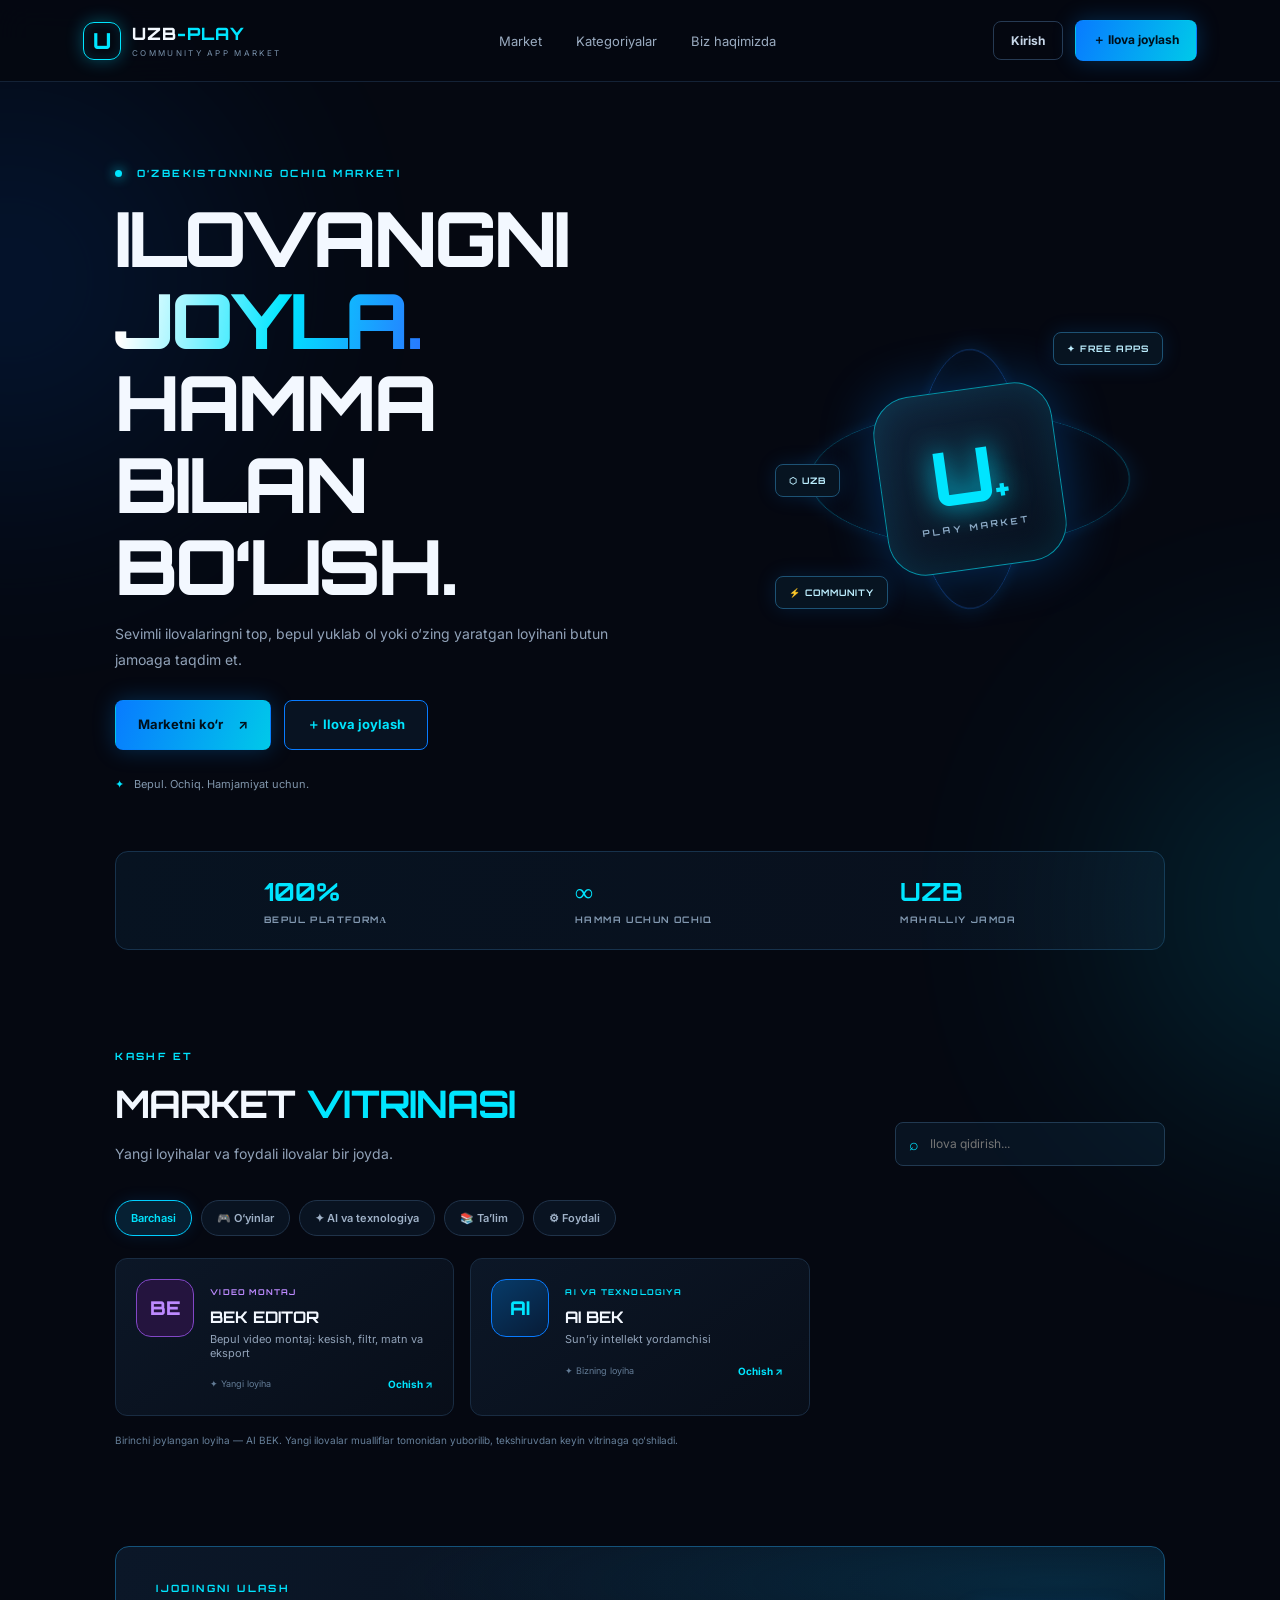
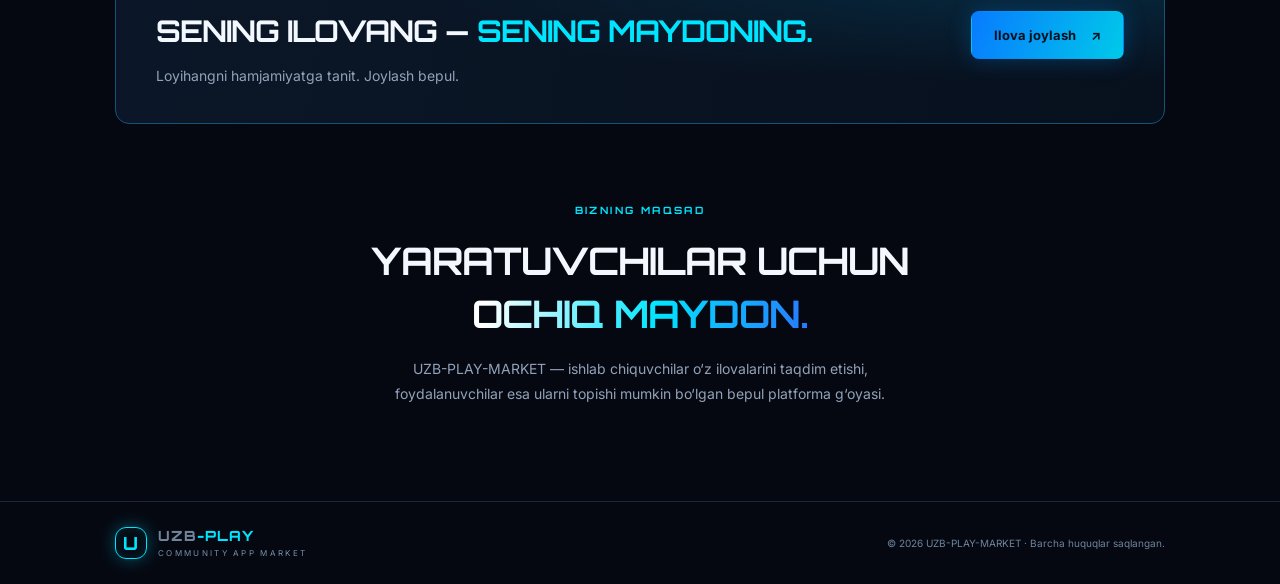
<file: index.html>
<!doctype html>
<html lang="uz">
<head>
  <meta charset="UTF-8"><meta name="viewport" content="width=device-width, initial-scale=1.0">
  <meta name="theme-color" content="#050811">
  <meta name="description" content="UZB-PLAY-MARKET — bepul ilovalar va o‘yinlar bozori.">
  <title>UZB-PLAY-MARKET — Bepul ilovalar marketi</title>
  <link rel="preconnect" href="https://fonts.googleapis.com"><link rel="preconnect" href="https://fonts.gstatic.com" crossorigin>
  <link href="https://fonts.googleapis.com/css2?family=Orbitron:wght@500;600;700;800&family=Inter:wght@400;500;600;700;800&display=swap" rel="stylesheet">
  <link rel="stylesheet" href="style.css">
</head>
<body>
  <div class="ambient ambient-one"></div><div class="ambient ambient-two"></div>
  <header class="topbar">
    <a class="brand" href="#"><span class="brand-mark">U</span><span>UZB<span class="cyan">-PLAY</span><small>COMMUNITY APP MARKET</small></span></a>
    <nav><a href="#market">Market</a><a href="#categories">Kategoriyalar</a><a href="#about">Biz haqimizda</a></nav>
    <div class="top-actions"><button class="btn btn-ghost" id="loginBtn">Kirish</button><button class="btn btn-primary" id="uploadTop">＋ Ilova joylash</button><button class="menu-btn" id="menuBtn" aria-label="Menyu">☰</button></div>
  </header>
  <main>
    <section class="hero">
      <div class="hero-copy"><div class="eyebrow"><span class="pulse"></span> O‘ZBEKISTONNING OCHIQ MARKETI</div>
        <h1>ILOVANGNI<br><span class="gradient-text">JOYLA.</span><br>HAMMA BILAN BO‘LISH.</h1>
        <p>Sevimli ilovalaringni top, bepul yuklab ol yoki o‘zing yaratgan loyihani butun jamoaga taqdim et.</p>
        <div class="hero-actions"><a class="btn btn-primary btn-large" href="#market">Marketni ko‘r <span>↗</span></a><button class="btn btn-outline btn-large" id="heroUpload">＋ Ilova joylash</button></div>
        <div class="hero-note"><span>✦</span> Bepul. Ochiq. Hamjamiyat uchun.</div>
      </div>
      <div class="hero-art"><div class="orbit orbit-a"></div><div class="orbit orbit-b"></div><div class="core"><div class="core-icon">U<span>+</span></div><div class="core-label">PLAY MARKET</div></div><div class="float-chip chip-one">✦ FREE APPS</div><div class="float-chip chip-two">⚡ COMMUNITY</div><div class="float-chip chip-three">⬡ UZB</div></div>
    </section>
    <section class="stats"><div><strong>100%</strong><span>BEPUL PLATFORMА</span></div><div><strong>∞</strong><span>HAMMA UCHUN OCHIQ</span></div><div><strong>UZB</strong><span>MAHALLIY JAMOA</span></div></section>
    <section class="market-section" id="market">
      <div class="section-heading"><div><div class="eyebrow">KASHF ET</div><h2>MARKET <span class="cyan">VITRINASI</span></h2><p>Yangi loyihalar va foydali ilovalar bir joyda.</p></div><div class="search-wrap"><span>⌕</span><input id="searchInput" type="search" placeholder="Ilova qidirish..."></div></div>
      <div class="filters" id="categories"><button class="filter active" data-category="Barchasi">Barchasi</button><button class="filter" data-category="O‘yinlar">🎮 O‘yinlar</button><button class="filter" data-category="AI va texnologiya">✦ AI va texnologiya</button><button class="filter" data-category="Ta’lim">📚 Ta’lim</button><button class="filter" data-category="Foydali">⚙ Foydali</button></div>
      <div class="app-grid" id="appGrid">
<article class="app-card" data-category="Foydali"><div class="app-icon icon-purple">BE</div><div class="app-info"><span class="tag purple-tag">VIDEO MONTAJ</span><h3>BEK EDITOR</h3><p>Bepul video montaj: kesish, filtr, matn va eksport</p><div class="card-bottom"><span>✦ Yangi loyiha</span><a class="card-open" href="editor.html">Ochish ↗</a></div></div></article>
                <article class="app-card" data-category="AI va texnologiya"><div class="app-icon icon-blue">AI</div><div class="app-info"><span class="tag">AI VA TEXNOLOGIYA</span><h3>AI BEK</h3><p>Sun’iy intellekt yordamchisi</p><div class="card-bottom"><span>✦ Bizning loyiha</span><button class="card-open" data-name="AI BEK" data-desc="AI BEK — sun’iy intellekt yordamchisi." data-link="https://ai-bek-world.onrender.com">Ochish ↗</button></div></div></article>
      </div>
      <div class="empty-state" id="emptyState" hidden>Bu qidiruv bo‘yicha ilova topilmadi.</div>
      <p class="demo-note">Birinchi joylangan loyiha — AI BEK. Yangi ilovalar mualliflar tomonidan yuborilib, tekshiruvdan keyin vitrinaga qo‘shiladi.</p>
    </section>
    <section class="upload-banner"><div><div class="eyebrow">IJODINGNI ULASH</div><h2>SENING ILOVANG — <span class="cyan">SENING MAYDONING.</span></h2><p>Loyihangni hamjamiyatga tanit. Joylash bepul.</p></div><button class="btn btn-primary btn-large" id="bannerUpload">Ilova joylash <span>↗</span></button></section>
    <section class="about" id="about"><div class="eyebrow">BIZNING MAQSAD</div><h2>YARATUVCHILAR UCHUN <span class="gradient-text">OCHIQ MAYDON.</span></h2><p>UZB-PLAY-MARKET — ishlab chiquvchilar o‘z ilovalarini taqdim etishi, foydalanuvchilar esa ularni topishi mumkin bo‘lgan bepul platforma g‘oyasi.</p></section>
  </main>
  <footer><a class="brand footer-brand" href="#"><span class="brand-mark">U</span><span>UZB<span class="cyan">-PLAY</span><small>COMMUNITY APP MARKET</small></span></a><span>© 2026 UZB-PLAY-MARKET · Barcha huquqlar saqlangan.</span></footer>
  <div class="modal-backdrop" id="uploadModal" hidden><section class="modal"><button class="modal-close" data-close aria-label="Yopish">×</button><div class="eyebrow">HAMJAMIYATGA QO‘SHIL</div><h2>ILOVA <span class="cyan">JOYLASH</span></h2><p class="modal-intro">Hozircha bu forma namuna rejimida ishlaydi. Ma’lumotlar serverga yuborilmaydi.</p><form id="uploadForm"><label>Ilova nomi<input name="appName" required maxlength="45" placeholder="Masalan: Mening ilovam"></label><label>Kategoriya<select name="category"><option>O‘yinlar</option><option>AI va texnologiya</option><option>Ta’lim</option><option>Foydali</option></select></label><label>Qisqa tavsif<textarea name="description" required maxlength="180" placeholder="Ilovangiz nima qiladi?"></textarea></label><label>Yuklab olish havolasi<input name="link" type="url" placeholder="https://..."></label><button class="btn btn-primary submit-btn" type="submit">Namuna kartasini ko‘rsatish ↗</button></form><div class="form-message" id="formMessage" role="status"></div></section></div>
  <div class="modal-backdrop" id="loginModal" hidden><section class="modal small-modal"><button class="modal-close" data-close>×</button><div class="eyebrow">XUSH KELIBSIZ</div><h2>AKKAUNTGA <span class="cyan">KIRISH</span></h2><p>Google orqali kirish funksiyasi OAuth sozlamalari va serverga ulangandan keyin ishlaydi.</p><button class="btn btn-outline submit-btn" id="googleInfo">Google bilan kirish — tez orada</button><div class="form-message" id="loginMessage"></div></section></div>
  <div class="toast" id="toast" role="status"></div>
  <script src="script.js"></script>
</body></html>
</file>
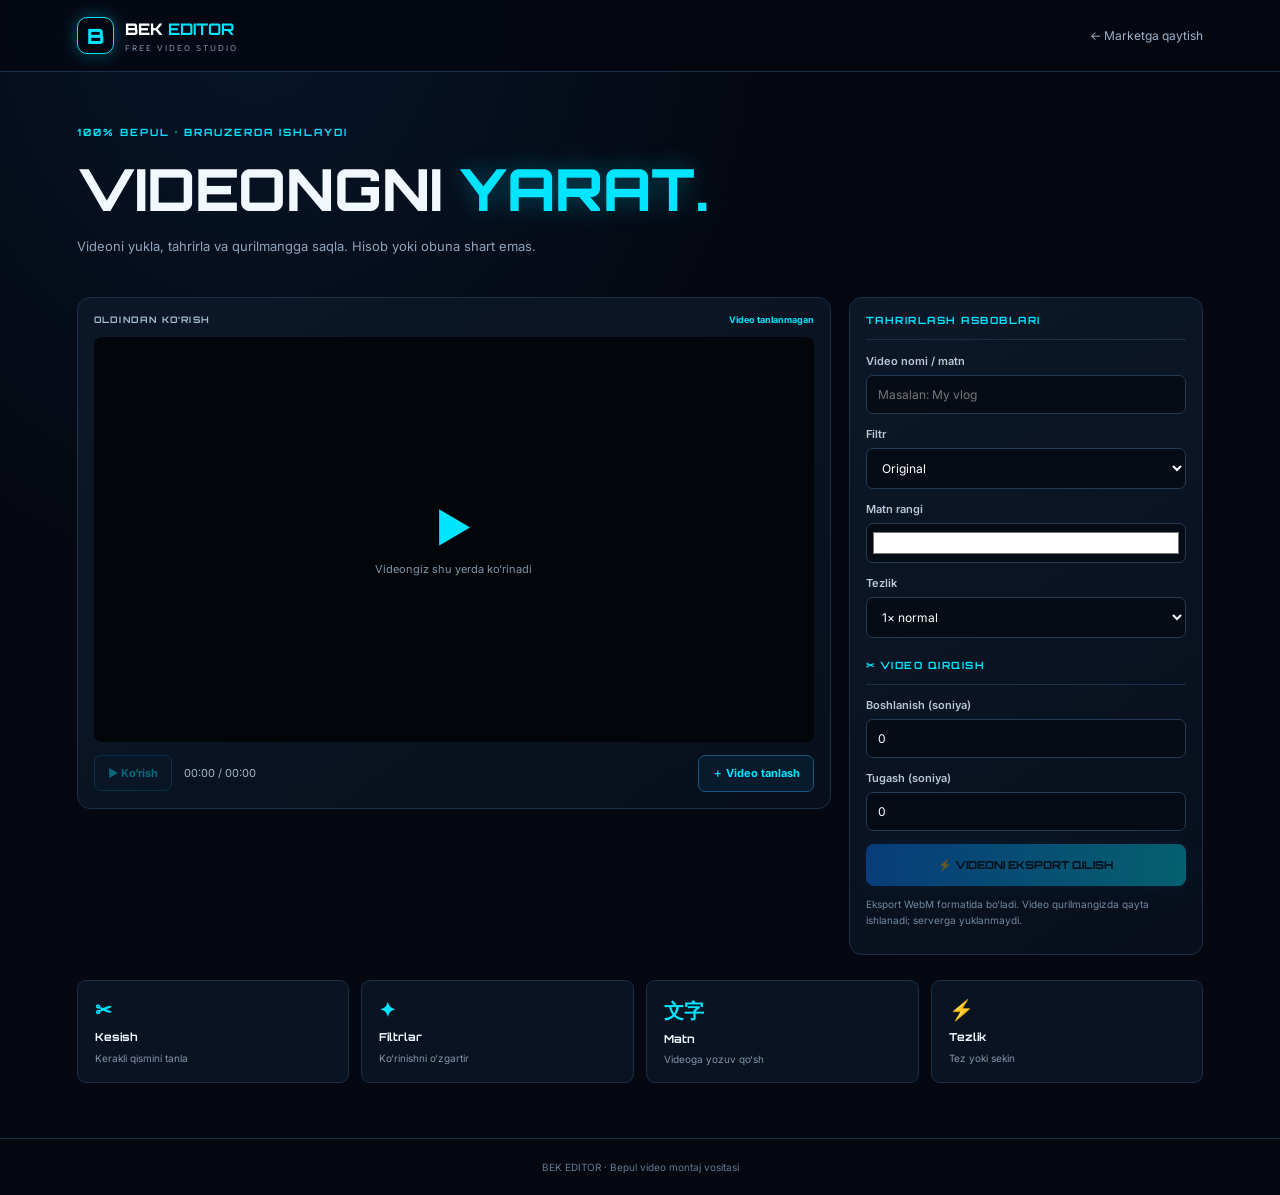
<file: editor.html>
<!doctype html>
<html lang="uz"><head><meta charset="UTF-8"><meta name="viewport" content="width=device-width,initial-scale=1"><meta name="theme-color" content="#050811"><title>BEK EDITOR — Bepul video montaj</title><link rel="preconnect" href="https://fonts.googleapis.com"><link href="https://fonts.googleapis.com/css2?family=Orbitron:wght@500;700;800&family=Inter:wght@400;500;600;700&display=swap" rel="stylesheet"><link rel="stylesheet" href="editor.css"></head>
<body><header><a class="brand" href="index.html"><span class="logo">B</span><span>BEK <b>EDITOR</b><small>FREE VIDEO STUDIO</small></span></a><a class="back" href="index.html">← Marketga qaytish</a></header>
<main><section class="intro"><span class="eyebrow">100% BEPUL · BRAUZERDA ISHLAYDI</span><h1>VIDEONGNI <em>YARAT.</em></h1><p>Videoni yukla, tahrirla va qurilmangga saqla. Hisob yoki obuna shart emas.</p></section>
<section class="workspace"><div class="preview-panel"><div class="preview-head"><span>OLDINDAN KO‘RISH</span><span id="status">Video tanlanmagan</span></div><div class="screen"><canvas id="canvas" width="1280" height="720"></canvas><div id="placeholder">▶<small>Videongiz shu yerda ko‘rinadi</small></div></div><div class="transport"><button id="playBtn" disabled>▶ Ko‘rish</button><span id="clock">00:00 / 00:00</span><label class="upload-btn">＋ Video tanlash<input id="fileInput" type="file" accept="video/*"></label></div></div>
<aside class="tools"><div class="tools-title">TAHRIRLASH ASBOBLARI</div>
<label class="field">Video nomi / matn<input id="overlayText" maxlength="60" placeholder="Masalan: My vlog"></label>
<label class="field">Filtr<select id="filter"><option value="none">Original</option><option value="grayscale(1)">Qora-oq</option><option value="sepia(1)">Sepia</option><option value="contrast(1.25) saturate(1.25)">Kontrast</option><option value="saturate(1.8)">Rangli</option><option value="brightness(1.15)">Yorqin</option></select></label>
<label class="field">Matn rangi<input id="textColor" type="color" value="#ffffff"></label>
<label class="field">Tezlik<select id="speed"><option value="0.5">0.5× sekin</option><option value="0.75">0.75×</option><option value="1" selected>1× normal</option><option value="1.5">1.5×</option><option value="2">2× tez</option></select></label>
<div class="trim-title">✂ VIDEO QIRQISH</div>
<label class="field">Boshlanish (soniya)<input id="startTime" type="number" min="0" step="0.1" value="0"></label>
<label class="field">Tugash (soniya)<input id="endTime" type="number" min="0" step="0.1" value="0"></label>
<button class="export" id="exportBtn" disabled>⚡ VIDEONI EKSPORT QILISH</button><p class="hint">Eksport WebM formatida bo‘ladi. Video qurilmangizda qayta ishlanadi; serverga yuklanmaydi.</p><div id="message" role="status"></div></aside></section>
<section class="features"><div><b>✂</b><strong>Kesish</strong><small>Kerakli qismini tanla</small></div><div><b>✦</b><strong>Filtrlar</strong><small>Ko‘rinishni o‘zgartir</small></div><div><b>文字</b><strong>Matn</strong><small>Videoga yozuv qo‘sh</small></div><div><b>⚡</b><strong>Tezlik</strong><small>Tez yoki sekin</small></div></section>
</main><footer>BEK EDITOR · Bepul video montaj vositasi</footer><video id="source" playsinline></video><script src="editor.js"></script></body></html>
</file>
<file: style.css>
:root{--bg:#050811;--panel:#0b1220;--line:#17283d;--cyan:#00e5ff;--blue:#087bff;--muted:#91a2b8;--white:#f3f8ff}*{box-sizing:border-box}html{scroll-behavior:smooth}body{margin:0;background:var(--bg);color:var(--white);font-family:Inter,Arial,sans-serif;overflow-x:hidden}a{color:inherit;text-decoration:none}.ambient{position:absolute;width:420px;height:420px;border-radius:50%;filter:blur(120px);opacity:.13;pointer-events:none}.ambient-one{background:#006eff;top:70px;left:-200px}.ambient-two{background:#00d9ff;top:700px;right:-250px}.topbar{height:82px;padding:0 6.5%;display:flex;align-items:center;justify-content:space-between;border-bottom:1px solid #142236;background:#050811e8;backdrop-filter:blur(16px);position:sticky;top:0;z-index:10}.brand{display:flex;align-items:center;gap:11px;font-family:Orbitron,sans-serif;font-size:17px;font-weight:800;letter-spacing:1px}.brand small{display:block;color:#7890aa;font:8px Inter,sans-serif;letter-spacing:2.3px;margin-top:4px}.brand-mark{display:grid;place-items:center;width:38px;height:38px;border:1px solid var(--cyan);color:var(--cyan);font-size:22px;border-radius:11px;box-shadow:0 0 17px #00dfff55,inset 0 0 12px #00dfff22}.cyan{color:var(--cyan)}nav{display:flex;gap:34px;color:#9aabc0;font-size:13px}nav a:hover{color:var(--cyan)}.top-actions{display:flex;gap:12px;align-items:center}.btn{border:1px solid transparent;border-radius:8px;padding:11px 17px;font:700 12px Inter;cursor:pointer;transition:.2s}.btn:hover{transform:translateY(-2px);filter:brightness(1.15)}.btn-primary{background:linear-gradient(110deg,#087bff,#00c9e9);color:#00101c;box-shadow:0 0 22px #008dff44}.btn-ghost{background:transparent;border-color:#263a53;color:#c7d7e9}.btn-outline{background:#081322;border-color:#087bff;color:var(--cyan)}.btn-large{padding:15px 22px;font-size:13px}.btn span{margin-left:12px}.menu-btn{display:none;background:none;color:white;border:0;font-size:23px}.hero{min-height:560px;padding:85px 9% 60px;display:flex;align-items:center;justify-content:space-between;gap:30px;position:relative}.hero-copy{max-width:580px;z-index:1}.eyebrow{font:700 10px Orbitron,sans-serif;letter-spacing:2.4px;color:var(--cyan);margin-bottom:18px}.pulse{display:inline-block;width:7px;height:7px;border-radius:50%;background:#00e5ff;box-shadow:0 0 12px #00e5ff;margin-right:9px}.hero h1{font:800 clamp(42px,6vw,76px)/1.08 Orbitron,sans-serif;letter-spacing:-3px;margin:0}.gradient-text{background:linear-gradient(100deg,#fff 5%,#00e5ff 55%,#2878ff);-webkit-background-clip:text;background-clip:text;color:transparent}.hero-copy>p,.section-heading p,.upload-banner p,.about p{color:var(--muted);line-height:1.8;font-size:14px;max-width:510px}.hero-actions{display:flex;gap:13px;margin-top:28px}.hero-note{margin-top:27px;color:#8297ad;font-size:11px}.hero-note span{color:var(--cyan);margin-right:7px}.hero-art{width:390px;height:390px;position:relative;display:grid;place-items:center;flex-shrink:0}.orbit{position:absolute;border:1px solid #00cfff55;border-radius:50%;box-shadow:0 0 25px #008cff22,inset 0 0 25px #008cff11}.orbit-a{width:320px;height:320px;transform:rotateX(65deg) rotate(-25deg)}.orbit-b{width:260px;height:260px;transform:rotateY(65deg) rotate(25deg);border-color:#257cff66}.core{width:180px;height:180px;border:1px solid #00e5ff99;border-radius:38px;background:linear-gradient(145deg,#10243a,#07101d);box-shadow:0 0 55px #007dff55,inset 0 0 35px #00cfff20;display:flex;align-items:center;justify-content:center;flex-direction:column;transform:rotate(-8deg)}.core-icon{font:800 75px Orbitron;color:var(--cyan);text-shadow:0 0 28px #00dfff}.core-icon span{font-size:30px}.core-label{font:700 9px Orbitron;letter-spacing:3px;color:#8caac6}.float-chip{position:absolute;padding:10px 13px;border:1px solid #1d5274;background:#071421;border-radius:8px;color:#bdefff;font:700 9px Orbitron;letter-spacing:1px;box-shadow:0 0 20px #008cff25}.chip-one{top:48px;right:2px}.chip-two{bottom:65px;left:0}.chip-three{top:180px;left:0}.stats{margin:0 9%;padding:24px 5%;border:1px solid #17324c;background:linear-gradient(100deg,#071321,#09101d);border-radius:13px;display:flex;justify-content:space-around;gap:20px}.stats div{display:flex;flex-direction:column;gap:7px}.stats strong{font:700 25px Orbitron;color:var(--cyan)}.stats span{font:700 9px Orbitron;letter-spacing:1.4px;color:#8399b1}.market-section{padding:100px 9% 75px}.section-heading{display:flex;justify-content:space-between;align-items:end;gap:20px}.section-heading h2,.upload-banner h2,.about h2{font:700 clamp(25px,3.5vw,38px) Orbitron;margin:0;letter-spacing:-1px}.section-heading p{margin-bottom:0}.search-wrap{height:44px;width:270px;border:1px solid #213951;background:#081321;border-radius:8px;display:flex;align-items:center;padding:0 13px;gap:9px;color:var(--cyan)}.search-wrap input{background:transparent;border:0;outline:0;color:white;width:100%;font:12px Inter}.filters{display:flex;gap:9px;flex-wrap:wrap;margin:34px 0 22px}.filter{padding:10px 15px;border:1px solid #20334a;border-radius:30px;background:#091321;color:#9fb1c7;font:600 11px Inter;cursor:pointer}.filter.active,.filter:hover{border-color:#00cfff;color:var(--cyan);background:#062033;box-shadow:0 0 16px #008dff20}.app-grid{display:grid;grid-template-columns:repeat(3,1fr);gap:16px}.app-card{display:flex;gap:16px;padding:20px;background:linear-gradient(145deg,#0c1727,#080e19);border:1px solid #192c42;border-radius:12px;min-height:158px;transition:.25s}.app-card:hover{transform:translateY(-4px);border-color:#008dca;box-shadow:0 12px 35px #001a3344}.app-icon{width:58px;height:58px;flex-shrink:0;border-radius:15px;display:grid;place-items:center;font:800 19px Orbitron}.icon-blue{background:linear-gradient(145deg,#073b69,#071b36);color:#00e5ff;border:1px solid #087bff}.icon-purple{background:#24143e;color:#bd8aff;border:1px solid #8247c7}.icon-green{background:#0d302b;color:#56f2b6;border:1px solid #168c6b}.app-info{min-width:0;flex:1}.tag{font:700 8px Orbitron;letter-spacing:1.2px;color:var(--cyan)}.purple-tag{color:#bd8aff}.green-tag{color:#56f2b6}.app-info h3{font:700 16px Orbitron;margin:8px 0 5px}.app-info p{font-size:11px;color:#91a2b8;margin:0}.card-bottom{display:flex;justify-content:space-between;align-items:center;margin-top:18px;color:#637c96;font-size:9px}.card-open{background:none;border:0;color:var(--cyan);font:700 10px Inter;cursor:pointer}.empty-state{text-align:center;padding:40px;color:#93a6bc;border:1px dashed #24415c;border-radius:10px}.demo-note{color:#667f99;font-size:10px;margin-top:18px}.upload-banner{margin:15px 9% 80px;padding:35px 40px;border:1px solid #14527a;border-radius:14px;background:radial-gradient(ellipse at 90% 20%,#063d5a88,transparent 50%),linear-gradient(100deg,#0b1728,#07101d);display:flex;align-items:center;justify-content:space-between;gap:20px}.upload-banner h2{font-size:clamp(20px,3vw,30px)}.upload-banner p{margin-bottom:0}.about{text-align:center;max-width:700px;margin:0 auto 95px;padding:0 20px}.about h2{line-height:1.4}.about p{margin:15px auto}footer{padding:25px 9%;border-top:1px solid #17283d;display:flex;justify-content:space-between;align-items:center;gap:20px;color:#6f849b;font-size:10px}.footer-brand{font-size:14px}.footer-brand .brand-mark{width:32px;height:32px;font-size:18px}.modal-backdrop{position:fixed;inset:0;background:#02050bdc;backdrop-filter:blur(8px);z-index:30;display:grid;place-items:center;padding:20px}.modal-backdrop[hidden]{display:none}.modal{position:relative;width:min(100%,470px);max-height:90vh;overflow:auto;padding:32px;background:#0a1422;border:1px solid #17628a;border-radius:15px;box-shadow:0 0 55px #007dff35}.modal h2{font:700 25px Orbitron;margin:0 0 10px}.modal-intro,.small-modal p{color:#91a2b8;font-size:12px;line-height:1.7}.modal-close{position:absolute;right:18px;top:13px;border:0;background:none;color:#9fb4c9;font-size:27px;cursor:pointer}.modal form{display:grid;gap:14px;margin-top:20px}.modal label{display:grid;gap:7px;color:#c6d7e8;font-size:11px;font-weight:700}.modal input,.modal textarea,.modal select{width:100%;background:#050c16;border:1px solid #233c55;border-radius:7px;padding:12px;color:white;font:12px Inter;outline:0}.modal textarea{min-height:85px;resize:vertical}.modal input:focus,.modal textarea:focus,.modal select:focus{border-color:var(--cyan)}.submit-btn{width:100%;margin-top:8px}.form-message{font-size:11px;color:var(--cyan);line-height:1.6;margin-top:12px}.toast{position:fixed;bottom:22px;left:50%;transform:translate(-50%,20px);opacity:0;pointer-events:none;background:#0c2334;border:1px solid #00bfe9;color:#d8faff;padding:12px 18px;border-radius:8px;font-size:12px;z-index:40;transition:.25s}.toast.show{opacity:1;transform:translate(-50%,0)}@media(max-width:950px){nav{gap:17px}.hero{padding-left:6%;padding-right:6%}.hero-art{width:310px;height:310px}.orbit-a{width:270px;height:270px}.orbit-b{width:220px;height:220px}.core{width:145px;height:145px}.core-icon{font-size:60px}.app-grid{grid-template-columns:repeat(2,1fr)}}@media(max-width:680px){.topbar{height:70px;padding:0 5%}.topbar nav{display:none;position:absolute;top:69px;left:0;right:0;padding:20px;background:#07101d;border-bottom:1px solid #19334c;flex-direction:column}.topbar nav.open{display:flex}.top-actions .btn-ghost{display:none}.top-actions .btn-primary{padding:9px 11px;font-size:10px}.menu-btn{display:block}.brand{font-size:14px}.brand-mark{width:33px;height:33px}.hero{padding:65px 7% 35px;min-height:auto;flex-direction:column;align-items:flex-start}.hero h1{font-size:48px}.hero-art{align-self:center;margin-top:10px;width:290px;height:270px}.chip-one{right:-5px}.stats{margin:0 5%;padding:20px 14px;gap:10px}.stats strong{font-size:20px}.stats span{font-size:7px;letter-spacing:.7px}.market-section{padding:75px 5% 55px}.section-heading{align-items:flex-start;flex-direction:column}.search-wrap{width:100%}.app-grid{grid-template-columns:1fr}.upload-banner{margin:10px 5% 65px;padding:25px;align-items:flex-start;flex-direction:column}.about{margin-bottom:65px}footer{padding:22px 5%;flex-direction:column;align-items:flex-start}.hero-actions{flex-wrap:wrap}}
</file>
<file: editor.css>
:root{--bg:#050811;--panel:#0b1422;--line:#1a3048;--cyan:#00e5ff;--blue:#087bff;--muted:#8fa4bb;--white:#f2f8ff}*{box-sizing:border-box}body{margin:0;background:radial-gradient(ellipse at 20% 0%,#07305a55,transparent 35%),var(--bg);color:var(--white);font-family:Inter,Arial,sans-serif}header{height:72px;padding:0 6%;display:flex;align-items:center;justify-content:space-between;border-bottom:1px solid var(--line);background:#050811dd;position:sticky;top:0;z-index:5}.brand{display:flex;align-items:center;gap:11px;color:white;text-decoration:none;font:800 16px Orbitron}.brand b{color:var(--cyan)}.brand small{display:block;font:8px Inter;letter-spacing:2px;color:#8197ae;margin-top:4px}.logo{width:37px;height:37px;border:1px solid var(--cyan);border-radius:10px;display:grid;place-items:center;color:var(--cyan);font-size:21px;box-shadow:0 0 18px #00dfff55}.back{color:#9db4ca;text-decoration:none;font-size:12px}.intro{padding:48px 6% 30px}.eyebrow{color:var(--cyan);font:700 10px Orbitron;letter-spacing:2px}.intro h1{font:800 clamp(34px,6vw,58px) Orbitron;margin:12px 0}.intro h1 em{font-style:normal;color:var(--cyan);text-shadow:0 0 25px #00dfff55}.intro p{color:var(--muted);font-size:13px}.workspace{margin:0 6%;display:grid;grid-template-columns:minmax(0,1.7fr) minmax(270px,.8fr);gap:18px;align-items:start}.preview-panel,.tools{background:linear-gradient(145deg,#0c1828,#080f1b);border:1px solid var(--line);border-radius:13px;padding:16px}.preview-head{display:flex;justify-content:space-between;color:#a6bdd3;font:700 9px Orbitron;letter-spacing:1.2px;margin-bottom:12px}.preview-head span:last-child{color:var(--cyan);font-family:Inter;letter-spacing:0}.screen{position:relative;background:#02050a;border-radius:8px;overflow:hidden;aspect-ratio:16/9;display:grid;place-items:center}.screen canvas{width:100%;height:100%;object-fit:contain}.screen canvas:not(.ready){display:none}#placeholder{position:absolute;text-align:center;color:var(--cyan);font-size:40px;pointer-events:none}#placeholder small{display:block;color:#7f95aa;font:11px Inter;margin-top:10px}#placeholder.hide{display:none}.transport{display:flex;align-items:center;gap:12px;margin-top:13px;flex-wrap:wrap}.transport button,.upload-btn{border:1px solid #145a80;background:#071b2c;color:var(--cyan);border-radius:7px;padding:10px 13px;font:700 11px Inter;cursor:pointer}.transport button:disabled,.export:disabled{opacity:.4;cursor:not-allowed}.transport span{color:#a5b7ca;font-size:11px;margin-right:auto}.upload-btn input{display:none}.tools-title,.trim-title{font:700 10px Orbitron;letter-spacing:1.5px;color:var(--cyan);padding-bottom:13px;border-bottom:1px solid var(--line);margin-bottom:14px}.field{display:grid;gap:7px;color:#b6c8da;font-size:11px;font-weight:600;margin:13px 0}.field input,.field select{width:100%;padding:11px;background:#050c16;color:white;border:1px solid #243b53;border-radius:7px;outline:0;font:12px Inter}.field input:focus,.field select:focus{border-color:var(--cyan)}.field input[type=color]{height:40px;padding:4px}.trim-title{margin-top:21px;margin-bottom:10px}.export{width:100%;padding:14px;border:0;border-radius:8px;background:linear-gradient(100deg,#087bff,#00d8e9);color:#00101b;font:800 11px Orbitron;cursor:pointer;box-shadow:0 0 20px #008dff33}.hint{font-size:10px;line-height:1.6;color:#7289a2}#message{font-size:11px;color:var(--cyan);line-height:1.5}.features{margin:25px 6% 55px;display:grid;grid-template-columns:repeat(4,1fr);gap:12px}.features div{border:1px solid var(--line);background:#091321;border-radius:9px;padding:17px;display:grid;gap:7px}.features b{color:var(--cyan);font-size:20px}.features strong{font:700 11px Orbitron}.features small{color:#8297ad;font-size:10px}footer{text-align:center;padding:22px;border-top:1px solid var(--line);font-size:10px;color:#627991}#source{position:fixed;width:1px;height:1px;opacity:0;pointer-events:none;left:-10px;top:-10px}@media(max-width:800px){.workspace{grid-template-columns:1fr}.features{grid-template-columns:repeat(2,1fr)}}@media(max-width:480px){header{padding:0 4%}.intro{padding:35px 5% 22px}.workspace{margin:0 4%}.preview-panel,.tools{padding:12px}.features{margin:20px 4% 40px}.back{font-size:10px}}
</file>
